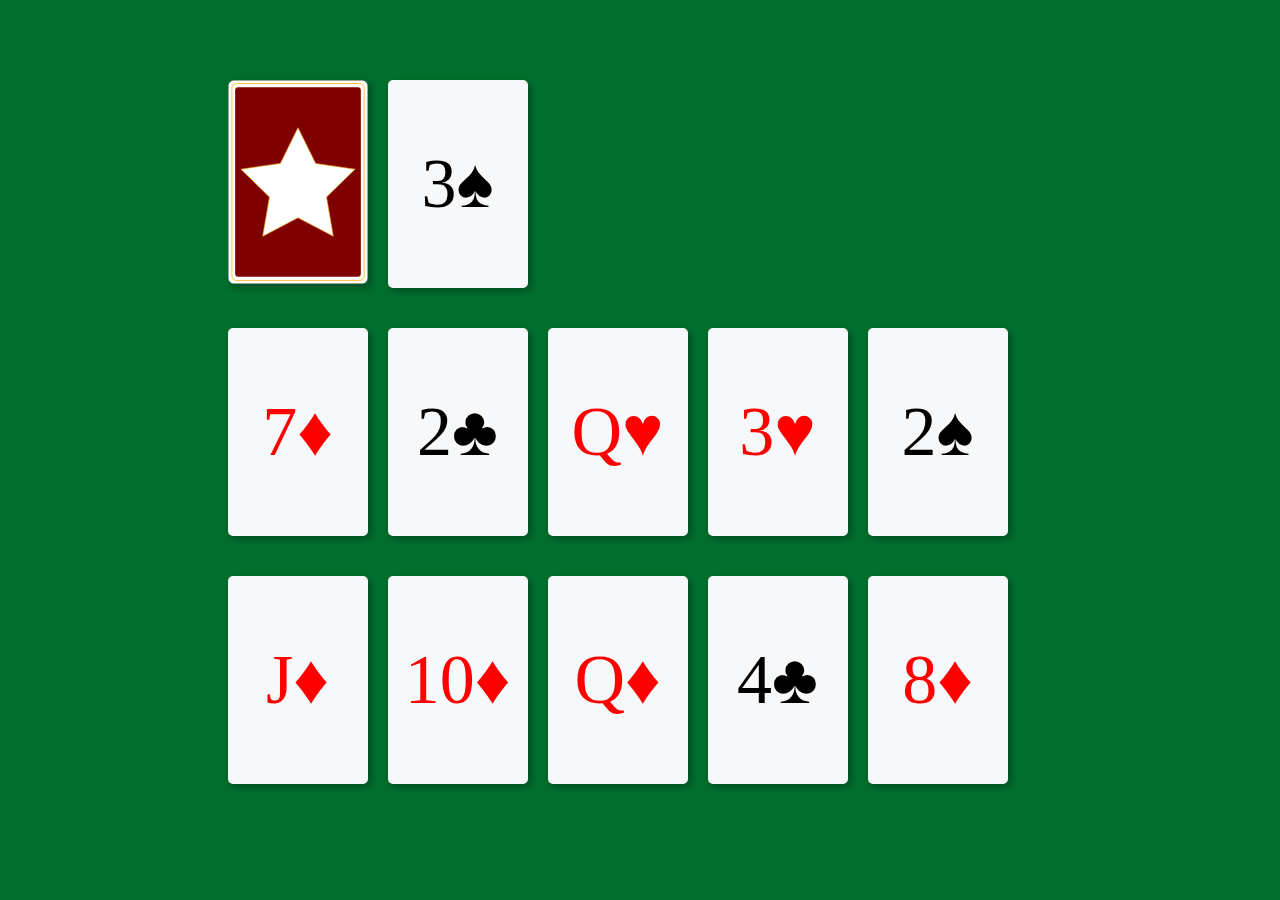
<file: index.html>
<!DOCTYPE html>
    <html>
        <head>
            <title>Fifty-Two</title>
            <meta charset="utf-8">
            <meta name="viewport" content="width=device-width, initial-scale=1">
            <link rel="stylesheet" href="css/main.css">
            <script type="text/javascript" src="js/underscore.js"></script>
            <script type="text/javascript" src="js/jquery.js"></script>
        </head>
        <body>
            <div class="wrapper">
                <header>
                <!-- <h1>A&#9824; K&#9829; Q&#9827; J&#9830;<h1> -->
                </header>
                <article>
                    <div id="main">
                    </div>
                </article>


            </div>
            <script type="text/javascript" src="js/main.js"></script>
            <script type="text/javascript" src="js/interface.js"></script>
        </body>
    </html>
</file>
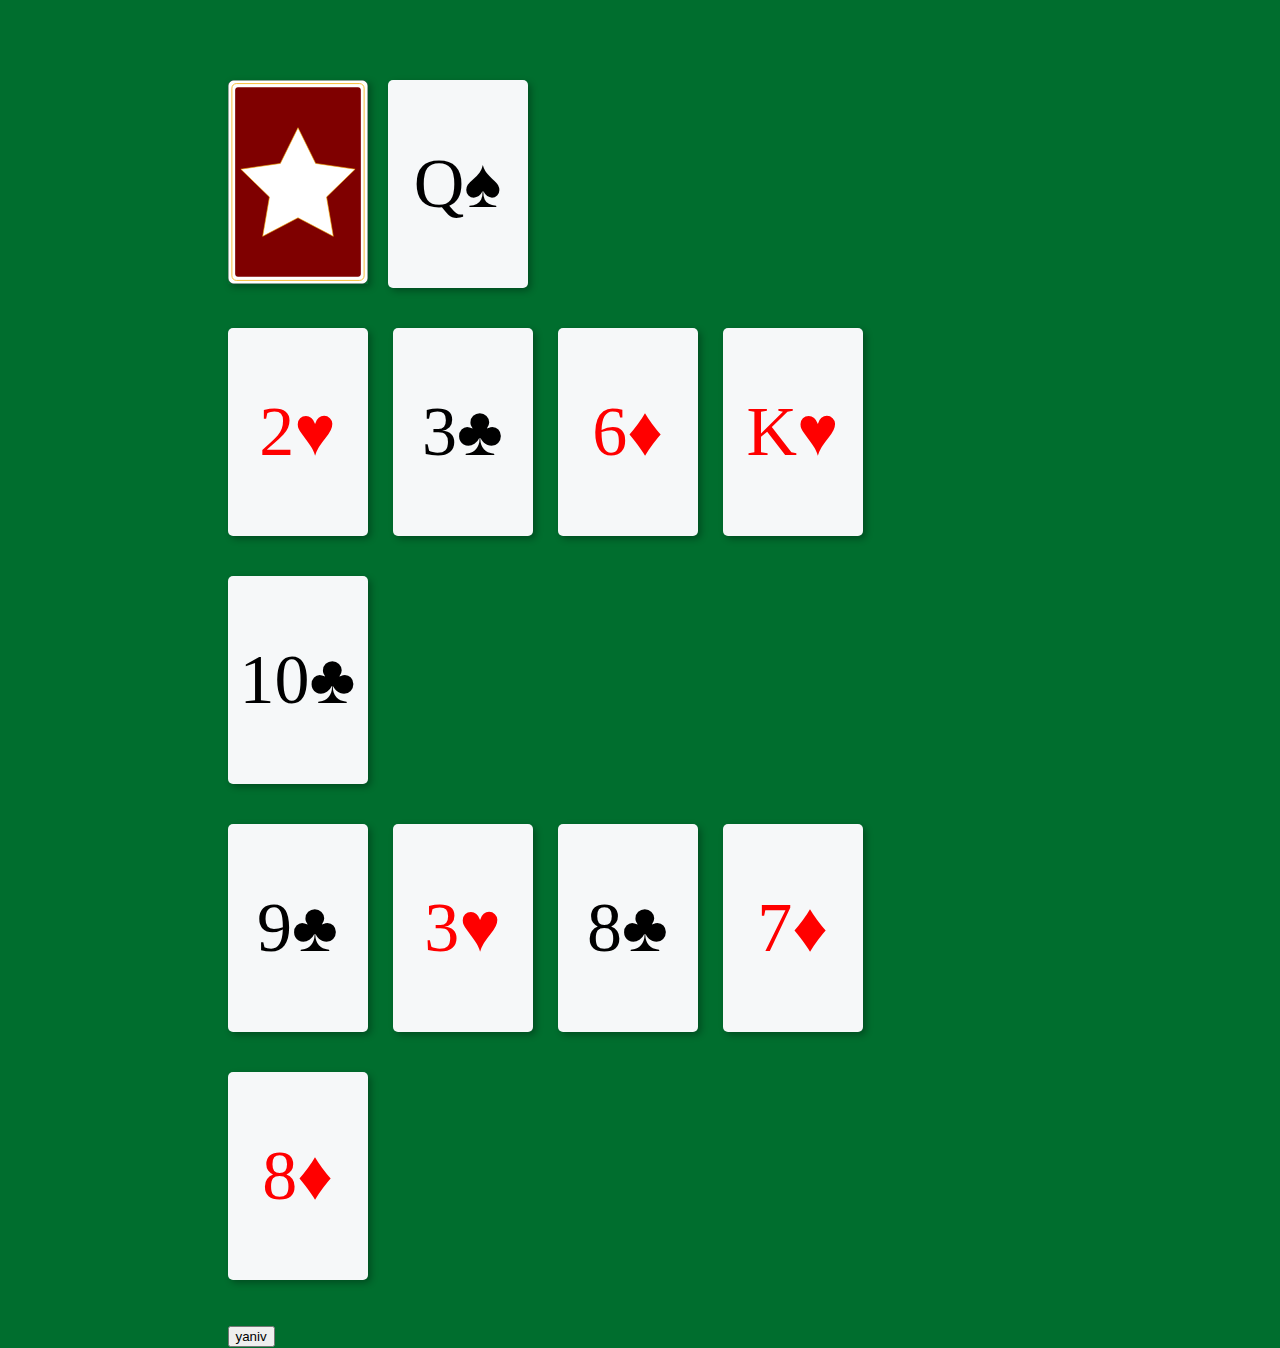
<file: mock.html>
<!DOCTYPE html>
<html>
    <head>
        <title>Fifty-Two</title>
        <meta charset="utf-8">
        <meta name="viewport" content="width=device-width, initial-scale=1">
        <link rel="stylesheet" href="css/main.css">
        <script type="text/javascript" src="js/underscore.js"></script>
        <script type="text/javascript" src="js/jquery.js"></script>
    </head>
    <body>
        <div class="wrapper">
            <header>

            </header>
            <article>

              <div id="main">
                  <div class="mainPiles">
                    <img class="cardBack" src="card_back.svg">
                    <div class="blkSuit discard">Q♠</div>
                  </div>
                  <div class="playerOne">
                    <span class="redSuit">2♥</span>
                    <span class="blkSuit">3♣</span>
                    <span class="redSuit">6♦</span>
                    <span class="redSuit">K♥</span>
                    <span class="blkSuit">10♣</span>
                  </div>
                  <div class="playerTwo">
                    <span class="blkSuit">9♣</span>
                    <span class="redSuit">3♥</span>
                    <span class="blkSuit">8♣</span>
                    <span class="redSuit">7♦</span>
                    <span class="redSuit">8♦</span>
                  </div>
              </div>

            </article>
            <aside>
              <div id="aside">
                <button>yaniv</button>
              </div>
            </aside>

        </div>
        <script type="text/javascript" src="js/main.js"></script>
        <!-- <script type="text/javascript" src="js/interface.js"></script> -->
    </body>
</html>
</file>
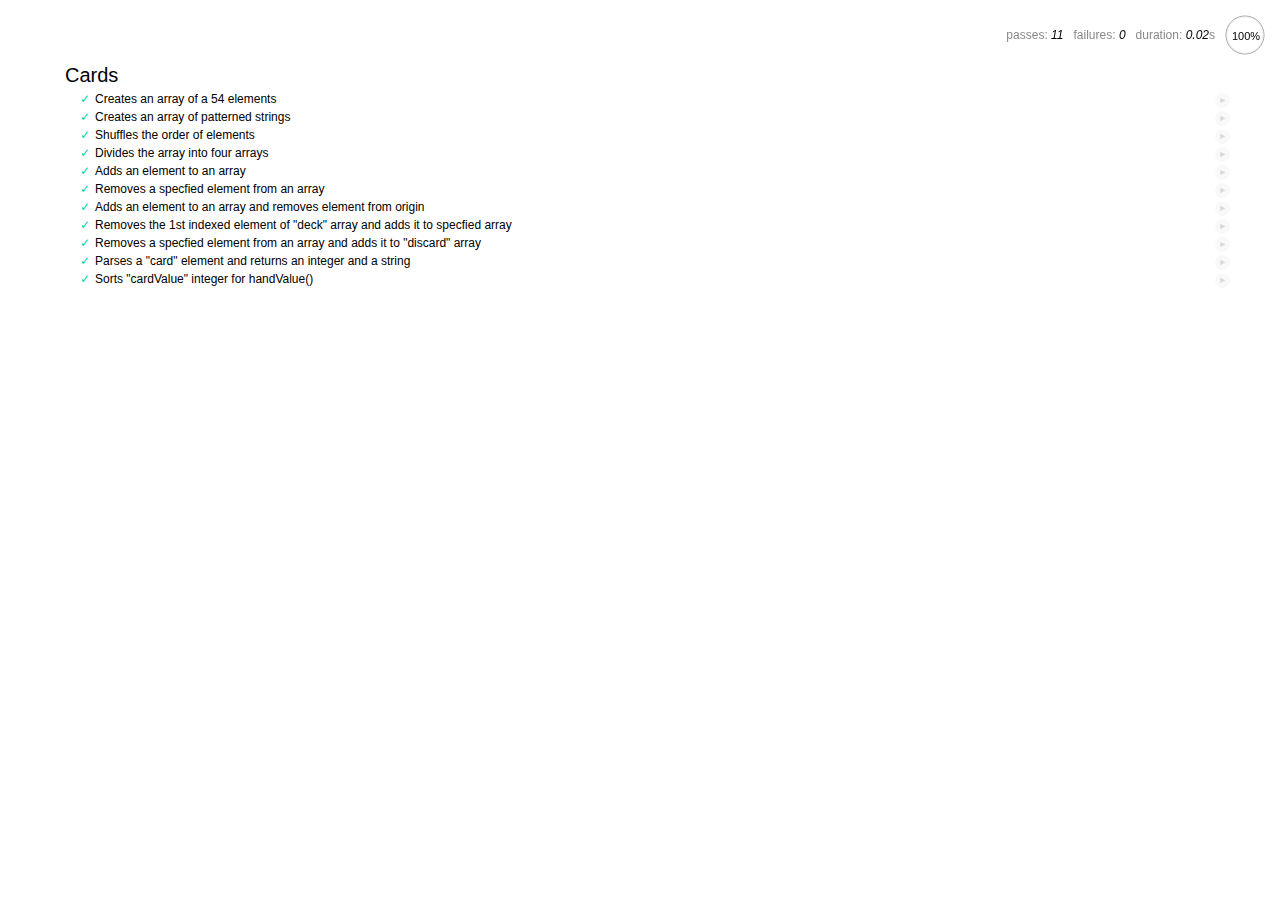
<file: spec/spec-runner.html>
<!DOCTYPE html>
<html>

<head>
    <title>Mocha spec runner</title>
    <meta charset="utf-8">
    <link rel="stylesheet" href="mocha.css">
</head>

<body>
    <div id="mocha"></div>
    <script src="../js/jquery.js"></script>
    <script src="../js/underscore.js"></script>
    <script src="../js/main.js"></script>
    <script src="mocha.js"></script>
    <script src="chai.js"></script>
    <script>
        mocha.setup('bdd');
    </script>
    <script src="specs.js"></script>
    <script>
        expect = chai.expect;
        mocha.checkLeaks();
        mocha.globals(['jQuery']);
        mocha.run();
    </script>
</body>

</html>
</file>
<file: css/main.css>
*, *:before, *:after {
        box-sizing: border-box;
    }
    html {
        font-size: 100%;
        height: 100%;
        line-height: 1.3;
    }
    body {
        width: 98%;
        /*background: #483c32;
        background: linear-gradient(135deg, #006e2e 0%,#00421b 100%);*/
        background: #006e2e;
    }
    /* type ===================== */
    h1, h2, h3, h4, h5, h6 {
        font-family: sans-serif;
        font-weight: 200;
    }
    h1 {
        font-size: 3.5082em;
        line-height: 1.1972;
        margin: 1.45rem 0;
        color: red;
    }
    h2 {
        font-size: 2.3125em;
    }
    h3 {
        font-size: 1.75em;
    }
    /* type ============== media */
    @media (min-width: 1200px) {
        html {
            font-size: 125%;
            line-height: 1.4;
        }
        h1 {
            line-height: 1.24;
            margin:: 1.45rem 0;
        }
        h2 {
          font-size: 1.769em;
        }
        h3 {
          font-size: 1.33em;
        }
    }
    /* layout ================= */
    .wrapper {
        width: 65%;
        margin: 4em auto 0 auto;
    }
    /* interface ================ */
    .form__btn {
        background: #f5f2f0;
        border-radius: 4px;
        border: 1px solid #d6cac2;
        color: #b7a294;
        padding: 20px;
        font-size: 1em;
        width: 100%;
        cursor: pointer;
    }
    .form__btn:hover {
        background: #f0f5f5;
        color: #94b7b4;
    }

    /* content =============cards */

    .cardBack {
        width: 7rem;
        cursor: pointer;
        margin: 0 1rem 0 0;
        float: left;
        box-shadow: 3px 3px 7px rgba(0,0,0,0.3);
    }

    .redSuit, .blkSuit {
        font-size: 3.5rem;
        display: inline-block;
        width: 7rem;
        text-align: center;
        /*border: 1px solid #000;*/
        border-radius: 5px;
        padding: 2.75rem 0;
        margin: 0 1rem 2rem 0;
        background: #f6f8f9; /* #f9f7f6 */
        cursor: pointer;
        box-shadow: 3px 3px 7px rgba(0,0,0,0.3);

    }

    .redSuit {
        color: red;
    }

    .blkSuit {
        color: #000;
    }

    .discard {
      margin: 0;
    }

    .mainPiles {
      margin-bottom: 2rem;
    }

    .held {
      border: 10px solid goldenrod;
      padding: 2.15rem 0;
    }

    .selected {
      border: .5rem solid #2cb42c;
    }

    /* clear fix ================ */
    .pull-left {
        float: left;
    }
    .pull-right {
        float: right;
    }
    .group:after {
        content: "";
        display: table;
        clear: both;
    }
</file>
<file: spec/mocha.css>
@charset "utf-8";

body {
  margin:0;
}

#mocha {
  font: 20px/1.5 "Helvetica Neue", Helvetica, Arial, sans-serif;
  margin: 60px 50px;
}

#mocha ul,
#mocha li {
  margin: 0;
  padding: 0;
}

#mocha ul {
  list-style: none;
}

#mocha h1,
#mocha h2 {
  margin: 0;
}

#mocha h1 {
  margin-top: 15px;
  font-size: 1em;
  font-weight: 200;
}

#mocha h1 a {
  text-decoration: none;
  color: inherit;
}

#mocha h1 a:hover {
  text-decoration: underline;
}

#mocha .suite .suite h1 {
  margin-top: 0;
  font-size: .8em;
}

#mocha .hidden {
  display: none;
}

#mocha h2 {
  font-size: 12px;
  font-weight: normal;
  cursor: pointer;
}

#mocha .suite {
  margin-left: 15px;
}

#mocha .test {
  margin-left: 15px;
  overflow: hidden;
}

#mocha .test.pending:hover h2::after {
  content: '(pending)';
  font-family: arial, sans-serif;
}

#mocha .test.pass.medium .duration {
  background: #c09853;
}

#mocha .test.pass.slow .duration {
  background: #b94a48;
}

#mocha .test.pass::before {
  content: '✓';
  font-size: 12px;
  display: block;
  float: left;
  margin-right: 5px;
  color: #00d6b2;
}

#mocha .test.pass .duration {
  font-size: 9px;
  margin-left: 5px;
  padding: 2px 5px;
  color: #fff;
  -webkit-box-shadow: inset 0 1px 1px rgba(0,0,0,.2);
  -moz-box-shadow: inset 0 1px 1px rgba(0,0,0,.2);
  box-shadow: inset 0 1px 1px rgba(0,0,0,.2);
  -webkit-border-radius: 5px;
  -moz-border-radius: 5px;
  -ms-border-radius: 5px;
  -o-border-radius: 5px;
  border-radius: 5px;
}

#mocha .test.pass.fast .duration {
  display: none;
}

#mocha .test.pending {
  color: #0b97c4;
}

#mocha .test.pending::before {
  content: '◦';
  color: #0b97c4;
}

#mocha .test.fail {
  color: #c00;
}

#mocha .test.fail pre {
  color: black;
}

#mocha .test.fail::before {
  content: '✖';
  font-size: 12px;
  display: block;
  float: left;
  margin-right: 5px;
  color: #c00;
}

#mocha .test pre.error {
  color: #c00;
  max-height: 300px;
  overflow: auto;
}

#mocha .test .html-error {
  overflow: auto;
  color: black;
  line-height: 1.5;
  display: block;
  float: left;
  clear: left;
  font: 12px/1.5 monaco, monospace;
  margin: 5px;
  padding: 15px;
  border: 1px solid #eee;
  max-width: 85%; /*(1)*/
  max-width: calc(100% - 42px); /*(2)*/
  max-height: 300px;
  word-wrap: break-word;
  border-bottom-color: #ddd;
  -webkit-border-radius: 3px;
  -webkit-box-shadow: 0 1px 3px #eee;
  -moz-border-radius: 3px;
  -moz-box-shadow: 0 1px 3px #eee;
  border-radius: 3px;
}

#mocha .test .html-error pre.error {
  border: none;
  -webkit-border-radius: none;
  -webkit-box-shadow: none;
  -moz-border-radius: none;
  -moz-box-shadow: none;
  padding: 0;
  margin: 0;
  margin-top: 18px;
  max-height: none;
}

/**
 * (1): approximate for browsers not supporting calc
 * (2): 42 = 2*15 + 2*10 + 2*1 (padding + margin + border)
 *      ^^ seriously
 */
#mocha .test pre {
  display: block;
  float: left;
  clear: left;
  font: 12px/1.5 monaco, monospace;
  margin: 5px;
  padding: 15px;
  border: 1px solid #eee;
  max-width: 85%; /*(1)*/
  max-width: calc(100% - 42px); /*(2)*/
  word-wrap: break-word;
  border-bottom-color: #ddd;
  -webkit-border-radius: 3px;
  -webkit-box-shadow: 0 1px 3px #eee;
  -moz-border-radius: 3px;
  -moz-box-shadow: 0 1px 3px #eee;
  border-radius: 3px;
}

#mocha .test h2 {
  position: relative;
}

#mocha .test a.replay {
  position: absolute;
  top: 3px;
  right: 0;
  text-decoration: none;
  vertical-align: middle;
  display: block;
  width: 15px;
  height: 15px;
  line-height: 15px;
  text-align: center;
  background: #eee;
  font-size: 15px;
  -moz-border-radius: 15px;
  border-radius: 15px;
  -webkit-transition: opacity 200ms;
  -moz-transition: opacity 200ms;
  transition: opacity 200ms;
  opacity: 0.3;
  color: #888;
}

#mocha .test:hover a.replay {
  opacity: 1;
}

#mocha-report.pass .test.fail {
  display: none;
}

#mocha-report.fail .test.pass {
  display: none;
}

#mocha-report.pending .test.pass,
#mocha-report.pending .test.fail {
  display: none;
}
#mocha-report.pending .test.pass.pending {
  display: block;
}

#mocha-error {
  color: #c00;
  font-size: 1.5em;
  font-weight: 100;
  letter-spacing: 1px;
}

#mocha-stats {
  position: fixed;
  top: 15px;
  right: 10px;
  font-size: 12px;
  margin: 0;
  color: #888;
  z-index: 1;
}

#mocha-stats .progress {
  float: right;
  padding-top: 0;
}

#mocha-stats em {
  color: black;
}

#mocha-stats a {
  text-decoration: none;
  color: inherit;
}

#mocha-stats a:hover {
  border-bottom: 1px solid #eee;
}

#mocha-stats li {
  display: inline-block;
  margin: 0 5px;
  list-style: none;
  padding-top: 11px;
}

#mocha-stats canvas {
  width: 40px;
  height: 40px;
}

#mocha code .comment { color: #ddd; }
#mocha code .init { color: #2f6fad; }
#mocha code .string { color: #5890ad; }
#mocha code .keyword { color: #8a6343; }
#mocha code .number { color: #2f6fad; }

@media screen and (max-device-width: 480px) {
  #mocha {
    margin: 60px 0px;
  }

  #mocha #stats {
    position: absolute;
  }
}
</file>
